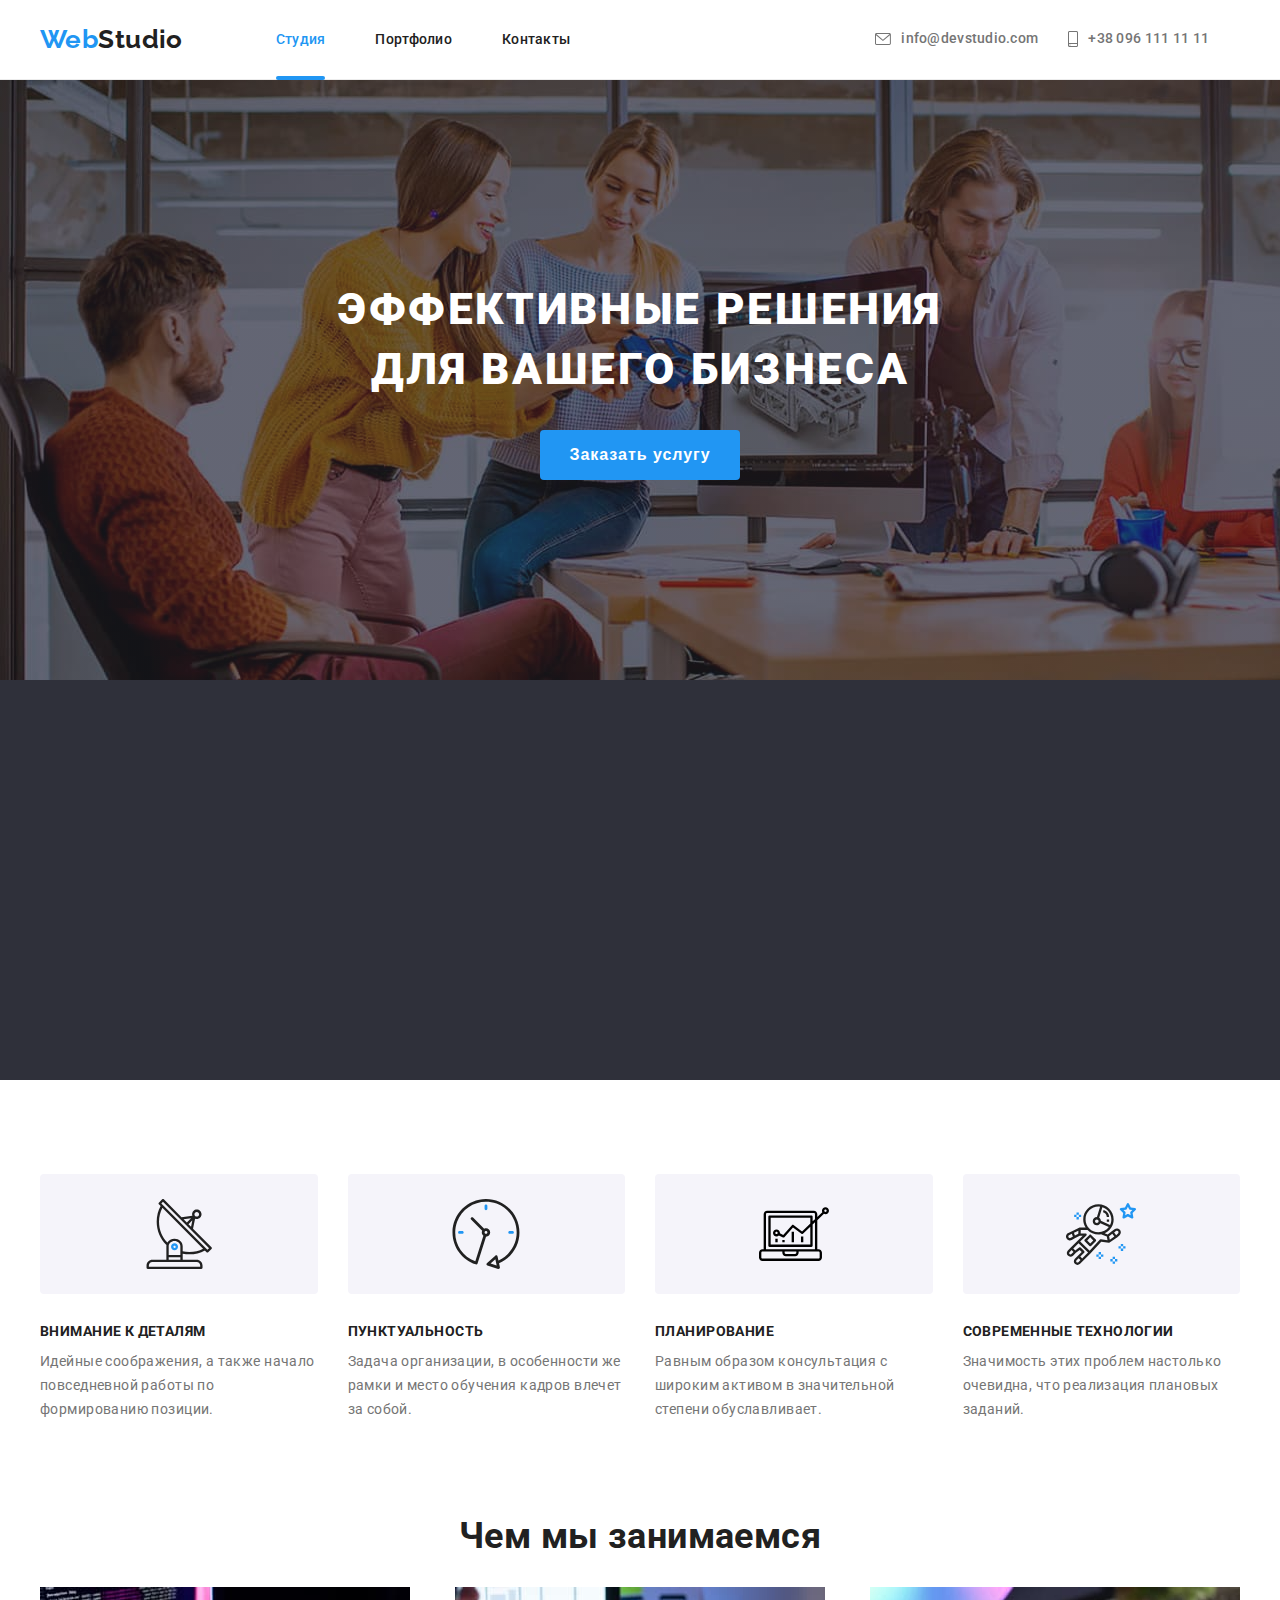
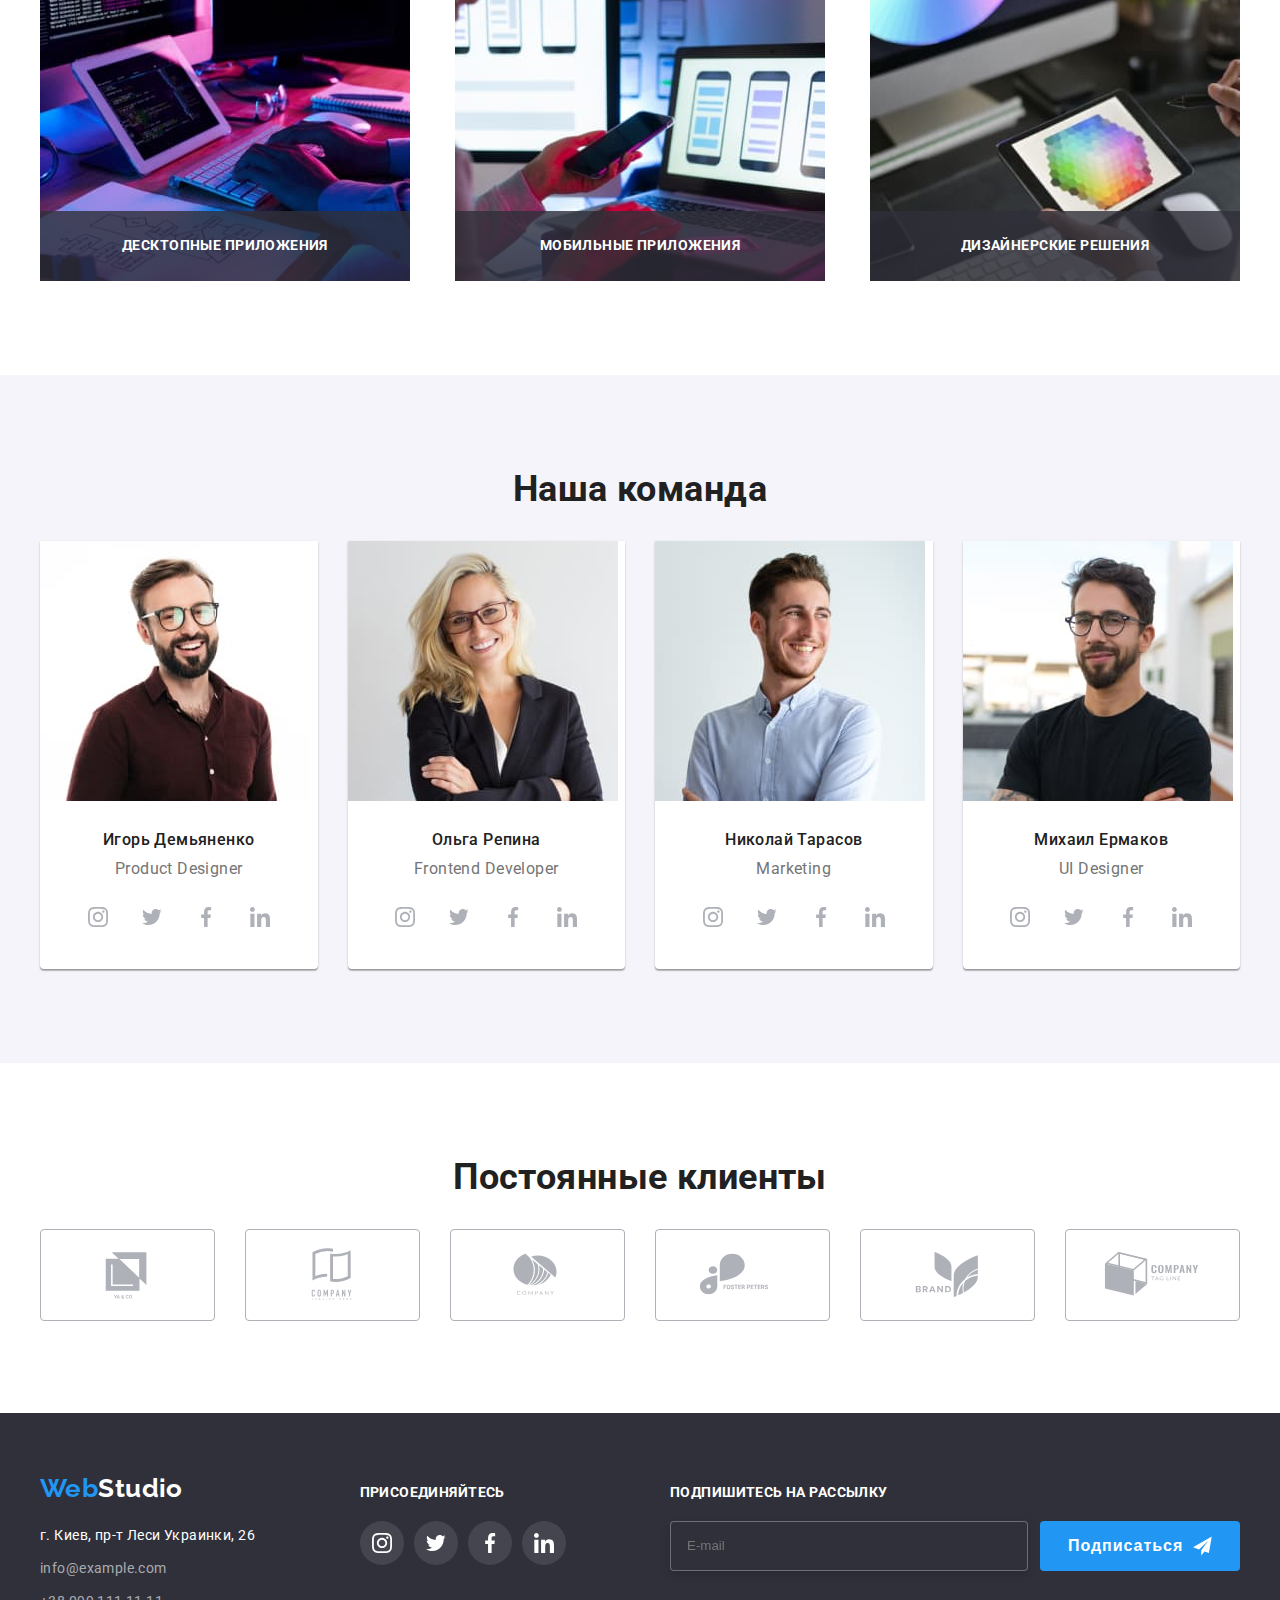
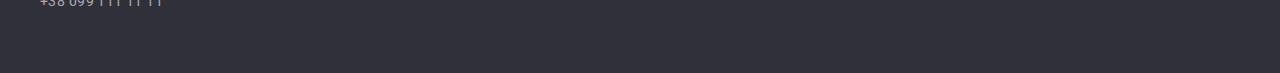
<file: index.html>
<!DOCTYPE html>
<html lang="ru">
  <head>
    <meta charset="UTF-8" />
    <meta http-equiv="X-UA-Compatible" content="IE=edge" />
    <meta name="viewport" content="width=device-width, initial-scale=1.0" />
    <title>Студия</title>
    <link rel="preconnect" href="https://fonts.googleapis.com" />
    <link rel="preconnect" href="https://fonts.gstatic.com" crossorigin />
    <link
      href="https://fonts.googleapis.com/css2?family=Raleway:wght@700&family=Roboto:wght@400;500;700;900&display=swap"
      rel="stylesheet"
    />
    <link
      rel="stylesheet"
      href="https://cdnjs.cloudflare.com/ajax/libs/modern-normalize/1.1.0/modern-normalize.min.css"
      integrity="sha512-wpPYUAdjBVSE4KJnH1VR1HeZfpl1ub8YT/NKx4PuQ5NmX2tKuGu6U/JRp5y+Y8XG2tV+wKQpNHVUX03MfMFn9Q=="
      crossorigin="anonymous"
      referrerpolicy="no-referrer"
    />
    <link rel="stylesheet" href="./css/main.min.css" />
  </head>
  <body class="hidden" data-menu-scroll>
    <!-- шапка сайта -->

    <header class="header">
      <div class="container header-container">
        <a href="index.html" class="logo-header logo"
          >Web<span class="logo__header">Studio</span></a
        >
        <button
          type="button"
          class="menu__button"
          aria-expanded="false"
          data-menu-button
        >
          <svg
            width="40"
            height="40"
            aria-label="Переключатель мобильного меню"
          >
            <use
              class="icon-close"
              href="./images/symbol-defs.svg#icon-close1"
            ></use>
            <use
              class="icon-menu"
              href="./images/symbol-defs.svg#icon-menu1"
            ></use>
          </svg>
        </button>
        <div class="menu flex" data-menu>
          <nav class="site-nav">
            <ul class="nav">
              <li class="nav__item">
                <a href="index.html" class="nav__link current">Студия</a>
              </li>
              <li class="nav__item">
                <a href="portfolio.html" class="nav__link">Портфолио</a>
              </li>
              <li class="nav__item">
                <a href="#" class="nav__link">Контакты</a>
              </li>
            </ul>
          </nav>

          <div class="contacts-menu">
            <ul class="auth">
              <li class="auth__item">
                <a
                  href="mailto:info@devstudio.com"
                  class="auth__link auth__link--mail"
                >
                  <svg class="auth__icon" width="16" height="12">
                    <use href="./images/symbol-defs.svg#icon-mail"></use>
                  </svg>
                  info@devstudio.com</a
                >
              </li>
              <li class="auth__item">
                <a
                  href="tel:+380961111111"
                  class="auth__link auth__link--phone"
                >
                  <svg class="auth__icon" width="10" height="16">
                    <use href="./images/symbol-defs.svg#icon-phone"></use>
                  </svg>
                  +38 096 111 11 11</a
                >
              </li>
            </ul>
            <ul class="menu-social">
              <li class="menu-social__item">
                <a href="#" class="menu-social__link">Instagram</a>
              </li>
              <li class="menu-social__item">
                <a href="#" class="menu-social__link">Twitter</a>
              </li>
              <li class="menu-social__item">
                <a href="#" class="menu-social__link">Facebook</a>
              </li>
              <li class="menu-social__item">
                <a href="#" class="menu-social__link">Linkedin</a>
              </li>
            </ul>
          </div>
        </div>
      </div>
    </header>

    <main>
      <!-- герой -->
      <section class="hero">
        <div class="container">
          <h1 class="hero__title">Эффективные решения для вашего бизнеса</h1>
          <button data-modal-open type="button" class="button__hero button">
            Заказать услугу
          </button>
        </div>
      </section>

      <!-- Секция особенности -->

      <section class="section recital">
        <div class="container">
          <h2 class="visually-hidden">Особенности</h2>
          <ul class="peculiarities">
            <li class="peculiarities__item">
              <div class="peculiarities__wrapper">
                <svg width="70" height="70">
                  <use href="./images/symbol-defs.svg#icon-antena"></use>
                </svg>
              </div>
              <h3 class="peculiarities__title">Внимание к деталям</h3>
              <p class="peculiarities__text">
                Идейные соображения, а также начало повседневной работы по
                формированию позиции.
              </p>
            </li>
            <li class="peculiarities__item">
              <div class="peculiarities__wrapper">
                <svg width="70" height="70">
                  <use href="./images/symbol-defs.svg#icon-clok"></use>
                </svg>
              </div>
              <h3 class="peculiarities__title">Пунктуальность</h3>
              <p class="peculiarities__text">
                Задача организации, в особенности же рамки и место обучения
                кадров влечет за собой.
              </p>
            </li>

            <li class="peculiarities__item">
              <div class="peculiarities__wrapper">
                <svg width="70" height="70">
                  <use href="./images/symbol-defs.svg#icon-diagram"></use>
                </svg>
              </div>
              <h3 class="peculiarities__title">Планирование</h3>
              <p class="peculiarities__text">
                Равным образом консультация с широким активом в значительной
                степени обуславливает.
              </p>
            </li>
            <li class="peculiarities__item">
              <div class="peculiarities__wrapper">
                <svg width="70" height="70">
                  <use href="./images/symbol-defs.svg#icon-astro"></use>
                </svg>
              </div>
              <h3 class="peculiarities__title">Современные технологии</h3>
              <p class="peculiarities__text">
                Значимость этих проблем настолько очевидна, что реализация
                плановых заданий.
              </p>
            </li>
          </ul>
        </div>
      </section>
      <section class="section about-hidden">
        <div class="container">
          <h2 class="section-title">Чем мы занимаемся</h2>
          <ul class="examples">
            <li>
              <div class="examples__wrapper">
                <picture class="examples__img">
                  <source
                    srcset="./images/dev/d1.jpg 1x, ./images/dev/d1@2x.jpg 2x"
                    media="(min-width: 1200px)"
                    type="image/jpeg"
                  />
                  <img src="./images/dev/d1.jpg" alt="кодер кодит" />
                </picture>
                <p class="examples__title">Десктопные приложения</p>
              </div>
            </li>

            <li>
              <div class="examples__wrapper">
                <picture class="examples__img">
                  <source
                    srcset="./images/dev/d2.jpg 1x, ./images/dev/d2@2x.jpg 2x"
                    media="(min-width: 1200px)"
                    type="image/jpeg"
                  />
                  <img src="./images/dev/d2.jpg" alt="дизайн интерфейса" />
                </picture>

                <p class="examples__title">Мобильные приложения</p>
              </div>
            </li>

            <li>
              <div class="examples__wrapper">
                <picture class="examples__img">
                  <source
                    srcset="./images/dev/d3.jpg 1x, ./images/dev/d3@2x.jpg 2x"
                    media="(min-width: 1200px)"
                    type="image/jpeg"
                  />
                  <img src="./images/dev/d3.jpg" alt="выбор цвета" />
                </picture>
                <p class="examples__title">Дизайнерские решения</p>
              </div>
            </li>
          </ul>
        </div>
      </section>
      <section class="section section-team">
        <div class="container">
          <h2 class="section-title">Наша команда</h2>
          <ul class="crew">
            <li class="crew__item">
              <!-- <img src="./images/t1.jpg" width="270" alt="фото игорь" /> -->
              <picture class="crew__photo">
                <source
                  srcset="
                    ./images/team/desc-t1.jpg    1x,
                    ./images/team/desc-t1@2x.jpg 2x
                  "
                  media="(min-width: 1200px)"
                  type="image/jpeg"
                />
                <source
                  srcset="
                    ./images/team/tablet-t1.jpg    1x,
                    ./images/team/tablet-t1@2x.jpg 2x
                  "
                  media="(min-width: 768px) and (max-width: 1199px)"
                  type="image/jpeg"
                />
                <source
                  srcset="
                    ./images/team/mobile-t1.jpg    1x,
                    ./images/team/mobile-t1@2x.jpg 2x
                  "
                  media="(max-width: 767px)"
                  type="image/jpeg"
                />
                <img src="./images/mobile-t1.jpg" alt="Игорь Демьяненко" />
              </picture>
              <h3 class="crew__title">Игорь Демьяненко</h3>
              <p class="crew__position">Product Designer</p>
              <div class="socials">
                <a href="#" class="socials__item">
                  <svg class="socials__icon" width="20" height="20">
                    <use href="./images/symbol-defs.svg#icon-insta"></use>
                  </svg>
                </a>
                <a href="#" class="socials__item">
                  <svg class="socials__icon" width="20" height="20">
                    <use href="./images/symbol-defs.svg#icon-twit"></use>
                  </svg>
                </a>
                <a href="#" class="socials__item">
                  <svg class="socials__icon" width="20" height="20">
                    <use href="./images/symbol-defs.svg#icon-face"></use>
                  </svg>
                </a>
                <a href="#" class="socials__item">
                  <svg class="socials__icon" width="20" height="20">
                    <use href="./images/symbol-defs.svg#icon-link"></use>
                  </svg>
                </a>
              </div>
            </li>
            <li class="crew__item">
              <!-- <img
                class="example-photo"
                src="./images/t2.jpg"
                width="270"
                alt="фото ольга"
              /> -->
              <picture class="crew__photo">
                <source
                  srcset="
                    ./images/team/desc-t2.jpg    1x,
                    ./images/team/desc-t2@2x.jpg 2x
                  "
                  media="(min-width: 1200px)"
                  type="image/jpeg"
                />
                <source
                  srcset="
                    ./images/team/tablet-t2.jpg    1x,
                    ./images/team/tablet-t2@2x.jpg 2x
                  "
                  media="(min-width: 768px) and (max-width: 1199px)"
                  type="image/jpeg"
                />
                <source
                  srcset="
                    ./images/team/mobile-t2.jpg    1x,
                    ./images/team/mobile-t2@2x.jpg 2x
                  "
                  media="(max-width: 767px)"
                  type="image/jpeg"
                />
                <img src="./images/mobile-t2.jpg" alt="Ольга Репина" />
              </picture>
              <h3 class="crew__title">Ольга Репина</h3>
              <p class="crew__position">Frontend Developer</p>
              <div class="socials">
                <a href="#" class="socials__item">
                  <svg class="socials__icon" width="20" height="20">
                    <use href="./images/symbol-defs.svg#icon-insta"></use>
                  </svg>
                </a>
                <a href="#" class="socials__item">
                  <svg class="socials__icon" width="20" height="20">
                    <use href="./images/symbol-defs.svg#icon-twit"></use>
                  </svg>
                </a>
                <a href="#" class="socials__item">
                  <svg class="socials__icon" width="20" height="20">
                    <use href="./images/symbol-defs.svg#icon-face"></use>
                  </svg>
                </a>
                <a href="#" class="socials__item">
                  <svg class="socials__icon" width="20" height="20">
                    <use href="./images/symbol-defs.svg#icon-link"></use>
                  </svg>
                </a>
              </div>
            </li>
            <li class="crew__item">
              <!-- <img
                class="example-photo"
                src="./images/t3.jpg"
                width="270"
                alt="фото николай"
              /> -->
              <picture class="crew__photo">
                <source
                  srcset="
                    ./images/team/desc-t3.jpg    1x,
                    ./images/team/desc-t3@2x.jpg 2x
                  "
                  media="(min-width: 1200px)"
                  type="image/jpeg"
                />
                <source
                  srcset="
                    ./images/team/tablet-t3.jpg    1x,
                    ./images/team/tablet-t3@2x.jpg 2x
                  "
                  media="(min-width: 768px) and (max-width: 1199px)"
                  type="image/jpeg"
                />
                <source
                  srcset="
                    ./images/team/mobile-t3.jpg    1x,
                    ./images/team/mobile-t3@2x.jpg 2x
                  "
                  media="(max-width: 767px)"
                  type="image/jpeg"
                />
                <img src="./images/mobile-t3.jpg" alt="Николай Тарасов" />
              </picture>
              <h3 class="crew__title">Николай Тарасов</h3>
              <p class="crew__position">Marketing</p>
              <div class="socials">
                <a href="#" class="socials__item">
                  <svg class="socials__icon" width="20" height="20">
                    <use href="./images/symbol-defs.svg#icon-insta"></use>
                  </svg>
                </a>
                <a href="#" class="socials__item">
                  <svg class="socials__icon" width="20" height="20">
                    <use href="./images/symbol-defs.svg#icon-twit"></use>
                  </svg>
                </a>
                <a href="#" class="socials__item">
                  <svg class="socials__icon" width="20" height="20">
                    <use href="./images/symbol-defs.svg#icon-face"></use>
                  </svg>
                </a>
                <a href="#" class="socials__item">
                  <svg class="socials__icon" width="20" height="20">
                    <use href="./images/symbol-defs.svg#icon-link"></use>
                  </svg>
                </a>
              </div>
            </li>
            <li class="crew__item">
              <!-- <img
                class="example-photo"
                src="./images/t4.jpg"
                width="270"
                alt="фото михаил"
              /> -->
              <picture class="crew__photo">
                <source
                  srcset="
                    ./images/team/desc-t4.jpg    1x,
                    ./images/team/desc-t4@2x.jpg 2x
                  "
                  media="(min-width: 1200px)"
                  type="image/jpeg"
                />
                <source
                  srcset="
                    ./images/team/tablet-t4.jpg    1x,
                    ./images/team/tablet-t4@2x.jpg 2x
                  "
                  media="(min-width: 768px) and (max-width: 1199px)"
                  type="image/jpeg"
                />
                <source
                  srcset="
                    ./images/team/mobile-t4.jpg    1x,
                    ./images/team/mobile-t4@2x.jpg 2x
                  "
                  media="(max-width: 767px)"
                  type="image/jpeg"
                />
                <img src="./images/team/mobile-t4.jpg" alt="Михаил Ермаков" />
              </picture>
              <h3 class="crew__title">Михаил Ермаков</h3>
              <p class="crew__position">UI Designer</p>
              <div class="socials">
                <a href="#" class="socials__item">
                  <svg class="socials__icon" width="20" height="20">
                    <use href="./images/symbol-defs.svg#icon-insta"></use>
                  </svg>
                </a>
                <a href="#" class="socials__item">
                  <svg class="socials__icon" width="20" height="20">
                    <use href="./images/symbol-defs.svg#icon-twit"></use>
                  </svg>
                </a>
                <a href="#" class="socials__item">
                  <svg class="socials__icon" width="20" height="20">
                    <use href="./images/symbol-defs.svg#icon-face"></use>
                  </svg>
                </a>
                <a href="#" class="socials__item">
                  <svg class="socials__icon" width="20" height="20">
                    <use href="./images/symbol-defs.svg#icon-link"></use>
                  </svg>
                </a>
              </div>
            </li>
          </ul>
        </div>
      </section>
      <section class="section">
        <div class="container">
          <h2 class="section-title">Постоянные клиенты</h2>
          <ul class="loyals">
            <li class="loyals__item">
              <a class="loyals__link" href="#">
                <svg class="loyals__icon" width="106" height="60">
                  <use href="./images/symbol-defs.svg#icon-yako"></use>
                </svg>
              </a>
            </li>
            <li class="loyals__item">
              <a class="loyals__link" href=""
                ><svg class="loyals__icon" width="106" height="60">
                  <use href="./images/symbol-defs.svg#icon-win"></use>
                </svg>
              </a>
            </li>
            <li class="loyals__item">
              <a class="loyals__link" href=""
                ><svg class="loyals__icon" width="106" height="60">
                  <use href="./images/symbol-defs.svg#icon-company"></use>
                </svg>
              </a>
            </li>
            <li class="loyals__item">
              <a class="loyals__link" href=""
                ><svg class="loyals__icon" width="106" height="60">
                  <use href="./images/symbol-defs.svg#icon-foster"></use>
                </svg>
              </a>
            </li>
            <li class="loyals__item">
              <a class="loyals__link" href=""
                ><svg class="loyals__icon" width="106" height="60">
                  <use href="./images/symbol-defs.svg#icon-brand"></use>
                </svg>
              </a>
            </li>
            <li class="loyals__item">
              <a class="loyals__link" href=""
                ><svg class="loyals__icon" width="106" height="60">
                  <use href="./images/symbol-defs.svg#icon-box"></use>
                </svg>
              </a>
            </li>
          </ul>
        </div>
      </section>
    </main>
    <footer class="underground">
      <div class="container main-footer">
        <div class="main-adress">
          <a href="#" class="logo"
            >Web<span class="logo__footer">Studio</span></a
          >
          <address>
            <ul class="info">
              <li class="info__item">
                <a
                  href="https://goo.gl/maps/kv4M4T3cow1a3KDr5"
                  class="info__geo"
                  >г. Киев, пр-т Леси Украинки, 26</a
                >
              </li>
              <li class="info__item">
                <a href="mailto:info@example.com" class="info__contact"
                  >info@example.com</a
                >
              </li>
              <li class="info__item">
                <a href="tel:+380991111111" class="info__contact"
                  >+38 099 111 11 11</a
                >
              </li>
            </ul>
          </address>
        </div>
        <div class="social">
          <h2 class="footer-title">присоединяйтесь</h2>
          <div class="socials">
            <a href="#" class="socials__item socials__item--grey">
              <svg class="socials__icon" width="20" height="20">
                <use href="./images/symbol-defs.svg#icon-insta"></use>
              </svg>
            </a>
            <a href="#" class="socials__item socials__item--grey">
              <svg class="socials__icon" width="20" height="20">
                <use href="./images/symbol-defs.svg#icon-twit"></use>
              </svg>
            </a>
            <a href="#" class="socials__item socials__item--grey">
              <svg class="socials__icon" width="20" height="20">
                <use href="./images/symbol-defs.svg#icon-face"></use>
              </svg>
            </a>
            <a href="#" class="socials__item socials__item--grey">
              <svg class="socials__icon" width="20" height="20">
                <use href="./images/symbol-defs.svg#icon-link"></use>
              </svg>
            </a>
          </div>
        </div>
        <div class="mailing-footer">
          <p class="footer-title">Подпишитесь на рассылку</p>
          <form class="mailbox">
            <label class="mailbox__label">
              <input
                class="mailbox__footer"
                type="email"
                name="email"
                placeholder="E-mail"
              />
            </label>
            <button class="button button__footer" type="submit">
              Подписаться<svg class="plane-icon" width="24" height="24">
                <use href="./images/symbol-defs.svg#icon-plane"></use>
              </svg>
            </button>
          </form>
        </div>
      </div>
    </footer>

    <div class="backdrop is-hidden" data-modal>
      <div class="modal">
        <button class="modal__close" type="button" data-modal-close>
          <svg class="modal__icon" width="18" height="18">
            <use href="./images/symbol-defs.svg#icon-close"></use>
          </svg>
        </button>
        <p class="form-title">Оставьте свои данные, мы вам перезвоним</p>
        <form class="form">
          <label class="form__label" for="name">Имя</label>
          <span class="form__wrapper">
            <input class="form__input" type="text" id="name" autofocus />
            <svg class="form__icon" width="18" height="18">
              <use href="./images/symbol-defs.svg#icon-dude"></use>
            </svg>
          </span>
          <label class="form__label" for="phone">Телефон</label>
          <span class="form__wrapper"
            ><input class="form__input" type="tel" id="phone" />
            <svg class="form__icon" width="18" height="18">
              <use href="./images/symbol-defs.svg#icon-telephone"></use>
            </svg>
          </span>
          <label class="form__label" for="email">Почта</label>
          <span class="form__wrapper"
            ><input class="form__input" type="email" id="email" />
            <svg class="form__icon" width="18" height="18">
              <use href="./images/symbol-defs.svg#icon-konvert"></use>
            </svg>
          </span>
          <label for="comment" class="form__label"
            >Комментарий
            <textarea
              class="form__input comment__area"
              placeholder="Введите текст"
              name="comment"
              id="comment"
            ></textarea>
          </label>
          <div class="check">
            <label class="check__policy"
              >Соглашаюсь с рассылкой и принимаю
              <a href="#" class="check__link">Условия договора</a>
              <input
                type="checkbox"
                name="policy"
                class="check__form visually-hidden" />
              <span class="check__icon"></span
            ></label>
          </div>
          <button type="submit" class="button button__modal">Отправить</button>
        </form>
      </div>
    </div>
    <script src="./js/modal.js"></script>
    <script src="./js/mobile-menu.js"></script>
  </body>
</html>
</file>
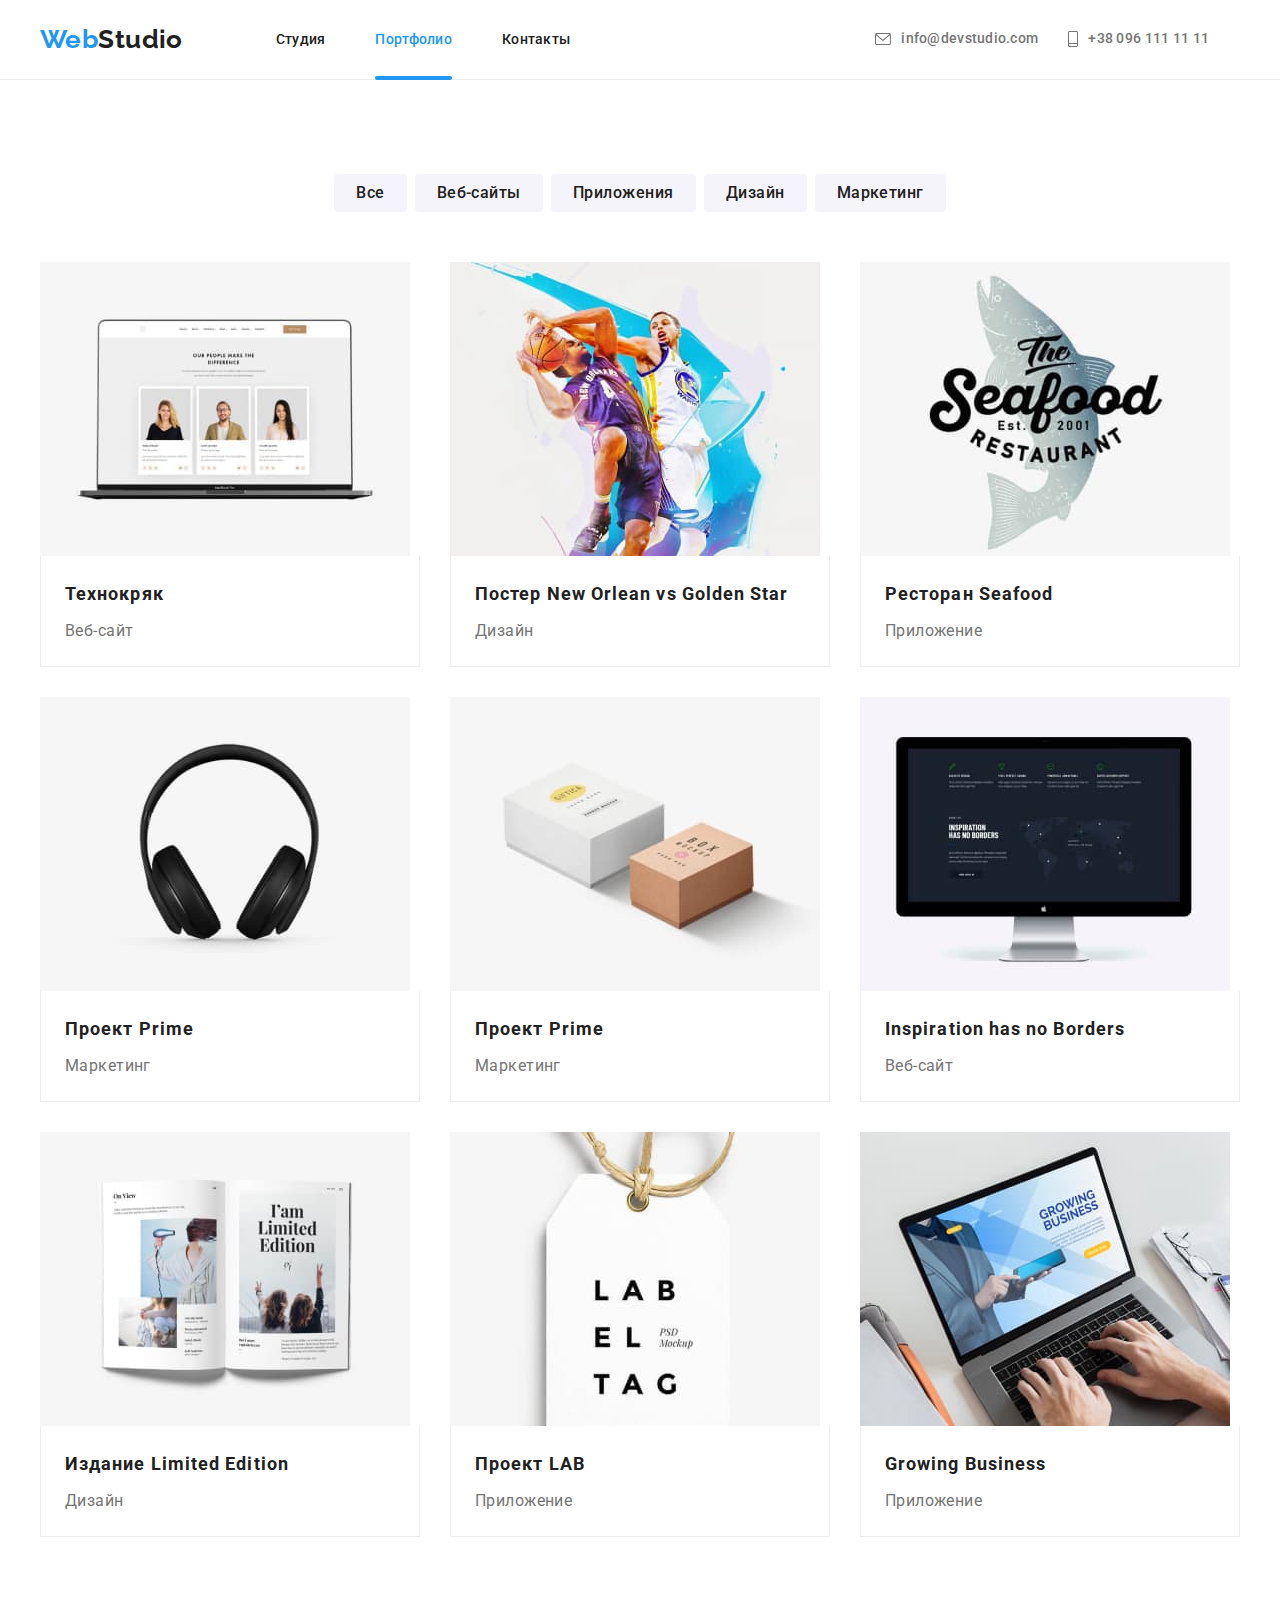
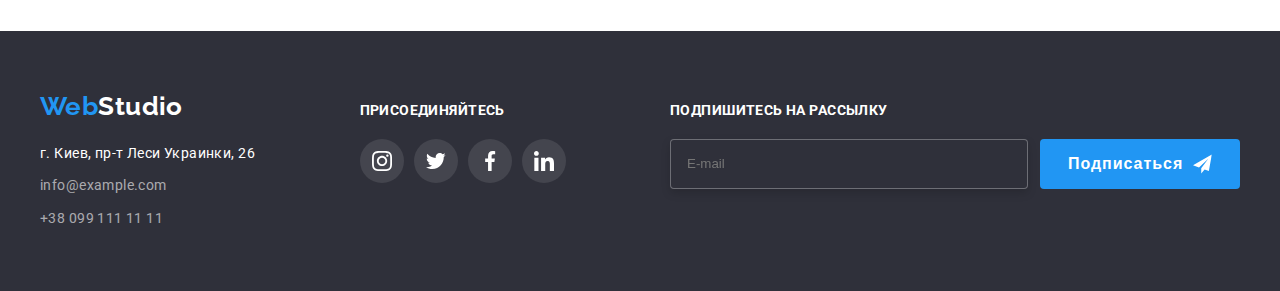
<file: portfolio.html>
<!DOCTYPE html>
<html lang="ru">
  <head>
    <meta charset="UTF-8" />
    <meta http-equiv="X-UA-Compatible" content="IE=edge" />
    <meta name="viewport" content="width=device-width, initial-scale=1.0" />
    <title>Студия</title>
    <link rel="preconnect" href="https://fonts.googleapis.com" />
    <link rel="preconnect" href="https://fonts.gstatic.com" crossorigin />
    <link
      href="https://fonts.googleapis.com/css2?family=Raleway:wght@700&family=Roboto:wght@400;500;700;900&display=swap"
      rel="stylesheet"
    />
    <link
      rel="stylesheet"
      href="https://cdnjs.cloudflare.com/ajax/libs/modern-normalize/1.1.0/modern-normalize.min.css"
      integrity="sha512-wpPYUAdjBVSE4KJnH1VR1HeZfpl1ub8YT/NKx4PuQ5NmX2tKuGu6U/JRp5y+Y8XG2tV+wKQpNHVUX03MfMFn9Q=="
      crossorigin="anonymous"
      referrerpolicy="no-referrer"
    />
    <link rel="stylesheet" href="./css/main.min.css" />
  </head>
  <body class="hidden" data-menu-scroll>
    <!-- шапка сайта -->

    <header class="header">
      <div class="container header-container">
        <a href="index.html" class="logo-header logo"
          >Web<span class="logo__header">Studio</span></a
        >
        <button
          type="button"
          class="menu__button"
          aria-expanded="false"
          data-menu-button
        >
          <svg
            width="40"
            height="40"
            aria-label="Переключатель мобильного меню"
          >
            <use
              class="icon-close"
              href="./images/symbol-defs.svg#icon-close1"
            ></use>
            <use
              class="icon-menu"
              href="./images/symbol-defs.svg#icon-menu1"
            ></use>
          </svg>
        </button>
        <div class="menu flex" data-menu>
          <nav class="site-nav">
            <ul class="nav">
              <li class="nav__item">
                <a href="index.html" class="nav__link">Студия</a>
              </li>
              <li class="nav__item">
                <a href="portfolio.html" class="nav__link current">Портфолио</a>
              </li>
              <li class="nav__item">
                <a href="#" class="nav__link">Контакты</a>
              </li>
            </ul>
          </nav>

          <div class="contacts-menu">
            <ul class="auth">
              <li class="auth__item">
                <a
                  href="mailto:info@devstudio.com"
                  class="auth__link auth__link--mail"
                >
                  <svg class="auth__icon" width="16" height="12">
                    <use href="./images/symbol-defs.svg#icon-mail"></use>
                  </svg>
                  info@devstudio.com</a
                >
              </li>
              <li class="auth__item">
                <a
                  href="tel:+380961111111"
                  class="auth__link auth__link--phone"
                >
                  <svg class="auth__icon" width="10" height="16">
                    <use href="./images/symbol-defs.svg#icon-phone"></use>
                  </svg>
                  +38 096 111 11 11</a
                >
              </li>
            </ul>
            <ul class="menu-social">
              <li class="menu-social__item">
                <a href="#" class="menu-social__link">Instagram</a>
              </li>
              <li class="menu-social__item">
                <a href="#" class="menu-social__link">Twitter</a>
              </li>
              <li class="menu-social__item">
                <a href="#" class="menu-social__link">Facebook</a>
              </li>
              <li class="menu-social__item">
                <a href="#" class="menu-social__link">Linkedin</a>
              </li>
            </ul>
          </div>
        </div>
      </div>
    </header>

    <main>
      <!-- первая секция -->
      <section class="section">
        <div class="container">
          <h1 hidden>Кнопки фильтра портфолио</h1>
          <ul class="markers">
            <li class="markers__item">
              <button type="button" class="markers__title">Все</button>
            </li>
            <li class="markers__item">
              <button type="button" class="markers__title">Веб-сайты</button>
            </li>
            <li class="markers__item">
              <button type="button" class="markers__title">Приложения</button>
            </li>
            <li class="markers__item">
              <button type="button" class="markers__title">Дизайн</button>
            </li>
            <li class="markers__item">
              <button type="button" class="markers__title">Маркетинг</button>
            </li>
          </ul>

          <ul class="cards">
            <li class="cards__item">
              <a href="#" class="cards__link">
                <div class="cards__wrapper">
                  <div class="cards__thumb">
                    <picture class="cards__pic">
                      <source
                        srcset="
                          ./images/portfolio/d-e1.jpg    1x,
                          ./images/portfolio/d-e1@2x.jpg 2x
                        "
                        media="(min-width: 1200px)"
                        type="image/jpeg"
                      />
                      <source
                        srcset="
                          ./images/portfolio/t-e1.jpg    1x,
                          ./images/portfolio/t-e1@2x.jpg 2x
                        "
                        media="(min-width: 768px) and (max-width: 1199px)"
                        type="image/jpeg"
                      />
                      <source
                        srcset="
                          ./images/portfolio/m-e1.jpg    1x,
                          ./images/portfolio/m-e1@2x.jpg 2x
                        "
                        media="(max-width: 767px)"
                        type="image/jpeg"
                      />
                      <img src="./images/portfolio/m-e1.jpg " alt="laptop" />
                    </picture>
                    <p class="cards__overlay">
                      Ресурс предлагает комплексные предложения с разным уровнем
                      функционала и сервисов. Все это позволит посетителю
                      получить исчерпывающие сведения о компании или частном
                      лице.
                    </p>
                  </div>
                  <div class="cards__box">
                    <h2 class="cards__title">Технокряк</h2>
                    <p class="cards__description tablet-crutch">Веб-сайт</p>
                  </div>
                </div></a
              >
            </li>
            <li class="cards__item">
              <a href="#" class="cards__link">
                <div class="cards__wrapper">
                  <div class="cards__thumb">
                    <picture class="cards__pic">
                      <source
                        srcset="
                          ./images/portfolio/d-e2.jpg    1x,
                          ./images/portfolio/d-e2@2x.jpg 2x
                        "
                        media="(min-width: 1200px)"
                        type="image/jpeg"
                      />
                      <source
                        srcset="
                          ./images/portfolio/t-e2.jpg    1x,
                          ./images/portfolio/t-e2@2x.jpg 2x
                        "
                        media="(min-width: 768px) and (max-width: 1199px)"
                        type="image/jpeg"
                      />
                      <source
                        srcset="
                          ./images/portfolio/m-e2.jpg    1x,
                          ./images/portfolio/m-e2@2x.jpg 2x
                        "
                        media="(max-width: 767px)"
                        type="image/jpeg"
                      />
                      <img
                        src="./images/portfolio/m-e2.jpg "
                        alt="basketball"
                      />
                    </picture>
                    <p class="cards__overlay">
                      Ресурс предлагает комплексные предложения с разным уровнем
                      функционала и сервисов. Все это позволит посетителю
                      получить исчерпывающие сведения о компании или частном
                      лице.
                    </p>
                  </div>
                  <div class="cards__box">
                    <h2 class="cards__title">
                      Постер New Orlean vs Golden Star
                    </h2>
                    <p class="cards__description">Дизайн</p>
                  </div>
                </div></a
              >
            </li>
            <li class="cards__item">
              <a href="#" class="cards__link">
                <div class="cards__wrapper">
                  <div class="cards__thumb">
                    <picture class="cards__pic">
                      <source
                        srcset="
                          ./images/portfolio/d-e3.jpg    1x,
                          ./images/portfolio/d-e3@2x.jpg 2x
                        "
                        media="(min-width: 1200px)"
                        type="image/jpeg"
                      />
                      <source
                        srcset="
                          ./images/portfolio/t-e3.jpg    1x,
                          ./images/portfolio/t-e3@2x.jpg 2x
                        "
                        media="(min-width: 768px) and (max-width: 1199px)"
                        type="image/jpeg"
                      />
                      <source
                        srcset="
                          ./images/portfolio/m-e3.jpg    1x,
                          ./images/portfolio/m-e3@2x.jpg 2x
                        "
                        media="(max-width: 767px)"
                        type="image/jpeg"
                      />
                      <img src="./images/portfolio/m-e3.jpg " alt="fish" />
                    </picture>
                    <p class="cards__overlay">
                      Ресурс предлагает комплексные предложения с разным уровнем
                      функционала и сервисов. Все это позволит посетителю
                      получить исчерпывающие сведения о компании или частном
                      лице.
                    </p>
                  </div>
                  <div class="cards__box">
                    <h2 class="cards__title">Ресторан Seafood</h2>
                    <p class="cards__description">Приложение</p>
                  </div>
                </div>
              </a>
            </li>
            <li class="cards__item">
              <a href="#" class="cards__link">
                <div class="cards__wrapper">
                  <div class="cards__thumb">
                    <picture class="cards__pic">
                      <source
                        srcset="
                          ./images/portfolio/d-e4.jpg    1x,
                          ./images/portfolio/d-e4@2x.jpg 2x
                        "
                        media="(min-width: 1200px)"
                        type="image/jpeg"
                      />
                      <source
                        srcset="
                          ./images/portfolio/t-e4.jpg    1x,
                          ./images/portfolio/t-e4@2x.jpg 2x
                        "
                        media="(min-width: 768px) and (max-width: 1199px)"
                        type="image/jpeg"
                      />
                      <source
                        srcset="
                          ./images/portfolio/m-e4.jpg    1x,
                          ./images/portfolio/m-e4@2x.jpg 2x
                        "
                        media="(max-width: 767px)"
                        type="image/jpeg"
                      />
                      <img
                        src="./images/portfolio/m-e4.jpg "
                        alt="headphones"
                      />
                    </picture>
                    <p class="cards__overlay">
                      Ресурс предлагает комплексные предложения с разным уровнем
                      функционала и сервисов. Все это позволит посетителю
                      получить исчерпывающие сведения о компании или частном
                      лице.
                    </p>
                  </div>
                  <div class="cards__box">
                    <h2 class="cards__title">Проект Prime</h2>
                    <p class="cards__description">Маркетинг</p>
                  </div>
                </div></a
              >
            </li>
            <li class="cards__item">
              <a href="#" class="cards__link">
                <div class="cards__wrapper">
                  <div class="cards__thumb">
                    <picture class="cards__pic">
                      <source
                        srcset="
                          ./images/portfolio/d-e5.jpg    1x,
                          ./images/portfolio/d-e5@2x.jpg 2x
                        "
                        media="(min-width: 1200px)"
                        type="image/jpeg"
                      />
                      <source
                        srcset="
                          ./images/portfolio/t-e5.jpg    1x,
                          ./images/portfolio/t-e5@2x.jpg 2x
                        "
                        media="(min-width: 768px) and (max-width: 1199px)"
                        type="image/jpeg"
                      />
                      <source
                        srcset="
                          ./images/portfolio/m-e5.jpg    1x,
                          ./images/portfolio/m-e5@2x.jpg 2x
                        "
                        media="(max-width: 767px)"
                        type="image/jpeg"
                      />
                      <img src="./images/portfolio/m-e5.jpg " alt="boxes" />
                    </picture>
                    <p class="cards__overlay">
                      Ресурс предлагает комплексные предложения с разным уровнем
                      функционала и сервисов. Все это позволит посетителю
                      получить исчерпывающие сведения о компании или частном
                      лице.
                    </p>
                  </div>
                  <div class="cards__box">
                    <h2 class="cards__title">Проект Prime</h2>
                    <p class="cards__description">Маркетинг</p>
                  </div>
                </div></a
              >
            </li>
            <li class="cards__item">
              <a href="#" class="cards__link">
                <div class="cards__wrapper">
                  <div class="cards__thumb">
                    <picture class="cards__pic">
                      <source
                        srcset="
                          ./images/portfolio/d-e6.jpg    1x,
                          ./images/portfolio/d-e6@2x.jpg 2x
                        "
                        media="(min-width: 1200px)"
                        type="image/jpeg"
                      />
                      <source
                        srcset="
                          ./images/portfolio/t-e6.jpg    1x,
                          ./images/portfolio/t-e6@2x.jpg 2x
                        "
                        media="(min-width: 768px) and (max-width: 1199px)"
                        type="image/jpeg"
                      />
                      <source
                        srcset="
                          ./images/portfolio/m-e6.jpg    1x,
                          ./images/portfolio/m-e6@2x.jpg 2x
                        "
                        media="(max-width: 767px)"
                        type="image/jpeg"
                      />
                      <img src="./images/portfolio/m-e6.jpg " alt="tv" />
                    </picture>
                    <p class="cards__overlay">
                      Ресурс предлагает комплексные предложения с разным уровнем
                      функционала и сервисов. Все это позволит посетителю
                      получить исчерпывающие сведения о компании или частном
                      лице.
                    </p>
                  </div>
                  <div class="cards__box">
                    <h2 class="cards__title">Inspiration has no Borders</h2>
                    <p class="cards__description">Веб-сайт</p>
                  </div>
                </div></a
              >
            </li>
            <li class="cards__item">
              <a href="#" class="cards__link">
                <div class="cards__wrapper">
                  <div class="cards__thumb">
                    <picture class="cards__pic">
                      <source
                        srcset="
                          ./images/portfolio/d-e7.jpg    1x,
                          ./images/portfolio/d-e7@2x.jpg 2x
                        "
                        media="(min-width: 1200px)"
                        type="image/jpeg"
                      />
                      <source
                        srcset="
                          ./images/portfolio/t-e7.jpg    1x,
                          ./images/portfolio/t-e7@2x.jpg 2x
                        "
                        media="(min-width: 768px) and (max-width: 1199px)"
                        type="image/jpeg"
                      />
                      <source
                        srcset="
                          ./images/portfolio/m-e7.jpg    1x,
                          ./images/portfolio/m-e7@2x.jpg 2x
                        "
                        media="(max-width: 767px)"
                        type="image/jpeg"
                      />
                      <img src="./images/portfolio/m-e7.jpg " alt="book" />
                    </picture>
                    <p class="cards__overlay">
                      Ресурс предлагает комплексные предложения с разным уровнем
                      функционала и сервисов. Все это позволит посетителю
                      получить исчерпывающие сведения о компании или частном
                      лице.
                    </p>
                  </div>
                  <div class="cards__box">
                    <h2 class="cards__title">Издание Limited Edition</h2>
                    <p class="cards__description">Дизайн</p>
                  </div>
                </div></a
              >
            </li>
            <li class="cards__item">
              <a href="#" class="cards__link">
                <div class="cards__wrapper">
                  <div class="cards__thumb">
                    <picture class="cards__pic">
                      <source
                        srcset="
                          ./images/portfolio/d-e8.jpg    1x,
                          ./images/portfolio/d-e8@2x.jpg 2x
                        "
                        media="(min-width: 1200px)"
                        type="image/jpeg"
                      />
                      <source
                        srcset="
                          ./images/portfolio/t-e8.jpg    1x,
                          ./images/portfolio/t-e8@2x.jpg 2x
                        "
                        media="(min-width: 768px) and (max-width: 1199px)"
                        type="image/jpeg"
                      />
                      <source
                        srcset="
                          ./images/portfolio/m-e8.jpg    1x,
                          ./images/portfolio/m-e8@2x.jpg 2x
                        "
                        media="(max-width: 767px)"
                        type="image/jpeg"
                      />
                      <img src="./images/portfolio/m-e8.jpg " alt="labels" />
                    </picture>
                    <p class="cards__overlay">
                      Ресурс предлагает комплексные предложения с разным уровнем
                      функционала и сервисов. Все это позволит посетителю
                      получить исчерпывающие сведения о компании или частном
                      лице.
                    </p>
                  </div>
                  <div class="cards__box">
                    <h2 class="cards__title">Проект LAB</h2>
                    <p class="cards__description">Приложение</p>
                  </div>
                </div></a
              >
            </li>
            <li class="cards__item">
              <a href="#" class="cards__link">
                <div class="cards__wrapper">
                  <div class="cards__thumb">
                    <picture class="cards__pic">
                      <source
                        srcset="
                          ./images/portfolio/d-e9.jpg    1x,
                          ./images/portfolio/d-e9@2x.jpg 2x
                        "
                        media="(min-width: 1200px)"
                        type="image/jpeg"
                      />
                      <source
                        srcset="
                          ./images/portfolio/t-e9.jpg    1x,
                          ./images/portfolio/t-e9@2x.jpg 2x
                        "
                        media="(min-width: 768px) and (max-width: 1199px)"
                        type="image/jpeg"
                      />
                      <source
                        srcset="
                          ./images/portfolio/m-e9.jpg    1x,
                          ./images/portfolio/m-e9@2x.jpg 2x
                        "
                        media="(max-width: 767px)"
                        type="image/jpeg"
                      />
                      <img src="./images/portfolio/m-e9.jpg " alt="mac" />
                    </picture>
                    <p class="cards__overlay">
                      Ресурс предлагает комплексные предложения с разным уровнем
                      функционала и сервисов. Все это позволит посетителю
                      получить исчерпывающие сведения о компании или частном
                      лице.
                    </p>
                  </div>
                  <div class="cards__box">
                    <h2 class="cards__title">Growing Business</h2>
                    <p class="cards__description">Приложение</p>
                  </div>
                </div></a
              >
            </li>
          </ul>
        </div>
      </section>
    </main>
    <footer class="underground">
      <div class="container main-footer">
        <div class="main-adress">
          <a href="#" class="logo"
            >Web<span class="logo__footer">Studio</span></a
          >
          <address>
            <ul class="info">
              <li class="info__item">
                <a
                  href="https://goo.gl/maps/kv4M4T3cow1a3KDr5"
                  class="info__geo"
                  >г. Киев, пр-т Леси Украинки, 26</a
                >
              </li>
              <li class="info__item">
                <a href="mailto:info@example.com" class="info__contact"
                  >info@example.com</a
                >
              </li>
              <li class="info__item">
                <a href="tel:+380991111111" class="info__contact"
                  >+38 099 111 11 11</a
                >
              </li>
            </ul>
          </address>
        </div>
        <div class="social">
          <h2 class="footer-title">присоединяйтесь</h2>
          <div class="socials">
            <a href="#" class="socials__item socials__item--grey">
              <svg class="socials__icon" width="20" height="20">
                <use href="./images/symbol-defs.svg#icon-insta"></use>
              </svg>
            </a>
            <a href="#" class="socials__item socials__item--grey">
              <svg class="socials__icon" width="20" height="20">
                <use href="./images/symbol-defs.svg#icon-twit"></use>
              </svg>
            </a>
            <a href="#" class="socials__item socials__item--grey">
              <svg class="socials__icon" width="20" height="20">
                <use href="./images/symbol-defs.svg#icon-face"></use>
              </svg>
            </a>
            <a href="#" class="socials__item socials__item--grey">
              <svg class="socials__icon" width="20" height="20">
                <use href="./images/symbol-defs.svg#icon-link"></use>
              </svg>
            </a>
          </div>
        </div>
        <div class="mailing-footer">
          <p class="footer-title">Подпишитесь на рассылку</p>
          <form class="mailbox">
            <label class="mailbox__label">
              <input
                class="mailbox__footer"
                type="email"
                name="email"
                placeholder="E-mail"
              />
            </label>
            <button class="button button__footer" type="submit">
              Подписаться<svg class="plane-icon" width="24" height="24">
                <use href="./images/symbol-defs.svg#icon-plane"></use>
              </svg>
            </button>
          </form>
        </div>
      </div>
    </footer>
    <script src="./js/mobile-menu.js"></script>
  </body>
</html>
</file>
<file: css/main.min.css>
h1,h2,h3,h4,p,ul{margin:0;padding:0}img{display:block;max-width:100%;height:auto}ul{list-style:none;font-style:normal}a{text-decoration:none}.visually-hidden{position:absolute;width:1px;height:1px;margin:-1px;padding:0;overflow:hidden;border:0;clip:rect(0 0 0 0)}.examples{list-style:none;-webkit-box-pack:justify;-ms-flex-pack:justify;justify-content:space-between;padding-left:0;-webkit-box-align:center;-ms-flex-align:center;align-items:center;padding-left:0}@media screen and (min-width: 1200px){.examples{display:-webkit-box;display:-ms-flexbox;display:flex}}.examples__wrapper{position:relative}.examples__title{position:absolute;bottom:0;width:100%;height:70px;background-color:rgba(47,48,58,.8);display:-webkit-box;display:-ms-flexbox;display:flex;-webkit-box-pack:center;-ms-flex-pack:center;justify-content:center;-webkit-box-align:center;-ms-flex-align:center;align-items:center;color:#fff;font-weight:700;line-height:1.14;text-transform:uppercase}@media screen and (max-width: 1199px){.about-hidden{display:none}}.button{color:#fff;background-color:#2196f3;font-weight:700;font-size:16px;line-height:1.87;letter-spacing:.06em;cursor:pointer;border-radius:4px;border:none;width:200px;height:50px}.button__hero{-webkit-transition:background-color 250ms cubic-bezier(0.4, 0, 0.2, 1);transition:background-color 250ms cubic-bezier(0.4, 0, 0.2, 1)}.button__hero:hover,.button__hero:focus{background-color:#188ce8}.button__footer{display:-webkit-inline-box;display:-ms-inline-flexbox;display:inline-flex;-webkit-box-align:center;-ms-flex-align:center;align-items:center;padding-left:28px;padding-right:28px;-webkit-transition:background-color 250ms cubic-bezier(0.4, 0, 0.2, 1);transition:background-color 250ms cubic-bezier(0.4, 0, 0.2, 1)}.button__footer:hover,.button__footer:focus{background-color:#188ce8}.button__modal{display:block;margin:0 auto;margin-top:30px;-webkit-transition:background-color 250ms cubic-bezier(0.4, 0, 0.2, 1);transition:background-color 250ms cubic-bezier(0.4, 0, 0.2, 1)}.button__modal:hover,.button__modal:focus{background-color:#188ce8}.loyals{display:-webkit-box;display:-ms-flexbox;display:flex;-ms-flex-wrap:wrap;flex-wrap:wrap;-webkit-box-pack:justify;-ms-flex-pack:justify;justify-content:space-between}.loyals__item{display:-webkit-box;display:-ms-flexbox;display:flex;height:90px;width:calc((100% - 30px)/2)}@media screen and (min-width: 768px){.loyals__item{width:calc((100% - 60px)/3)}}@media screen and (min-width: 1200px){.loyals__item{width:calc((100% - 150px)/6)}}@media screen and (max-width: 1199px){.loyals__item{margin-top:30px}}.loyals__link{width:100%;height:100%;border-radius:4px;border:1px solid #afb1b8;display:-webkit-box;display:-ms-flexbox;display:flex;-webkit-box-align:center;-ms-flex-align:center;align-items:center;-webkit-box-pack:center;-ms-flex-pack:center;justify-content:center;-webkit-transition:color 250ms cubic-bezier(0.4, 0, 0.2, 1);transition:color 250ms cubic-bezier(0.4, 0, 0.2, 1);color:#afb1b8}.loyals__link:hover,.loyals__link:focus{color:#2196f3;border:1px solid #2196f3}.loyals__icon{fill:currentColor}.underground{padding:60px 0;background-color:#2f303a}.main-footer{display:-webkit-box;display:-ms-flexbox;display:flex;-webkit-box-orient:vertical;-webkit-box-direction:normal;-ms-flex-direction:column;flex-direction:column}@media screen and (min-width: 768px){.main-footer{-webkit-box-orient:horizontal;-webkit-box-direction:normal;-ms-flex-direction:row;flex-direction:row;-ms-flex-wrap:wrap;flex-wrap:wrap;-webkit-box-align:baseline;-ms-flex-align:baseline;align-items:baseline}}@media screen and (min-width: 1200px){.main-footer{-webkit-box-orient:horizontal;-webkit-box-direction:normal;-ms-flex-direction:row;flex-direction:row;-ms-flex-wrap:nowrap;flex-wrap:nowrap;-webkit-box-pack:justify;-ms-flex-pack:justify;justify-content:space-between;-webkit-box-align:baseline;-ms-flex-align:baseline;align-items:baseline;width:1200px}}.main-adress{display:-webkit-box;display:-ms-flexbox;display:flex;-webkit-box-orient:vertical;-webkit-box-direction:normal;-ms-flex-direction:column;flex-direction:column;-webkit-box-align:center;-ms-flex-align:center;align-items:center;-webkit-box-pack:center;-ms-flex-pack:center;justify-content:center;margin-bottom:60px}@media screen and (min-width: 768px)and (max-width: 1199px){.main-adress{width:50%}}@media screen and (min-width: 1200px){.main-adress{-webkit-box-align:start;-ms-flex-align:start;align-items:flex-start;margin-bottom:unset}}.info{line-height:1.71;margin-top:20px;display:-webkit-box;display:-ms-flexbox;display:flex;-webkit-box-orient:vertical;-webkit-box-direction:normal;-ms-flex-direction:column;flex-direction:column;-webkit-box-align:center;-ms-flex-align:center;align-items:center}@media screen and (min-width: 1200px){.info{-webkit-box-align:start;-ms-flex-align:start;align-items:flex-start}}.info__item:not(:first-child){margin-top:9px}.info__geo{color:#fff;font-style:normal;-webkit-transition:color 250ms cubic-bezier(0.4, 0, 0.2, 1);transition:color 250ms cubic-bezier(0.4, 0, 0.2, 1)}.info__geo:hover,.info__geo:focus{color:#2196f3}.info__contact{color:rgba(255,255,255,.6);font-style:normal;-webkit-transition:color 250ms cubic-bezier(0.4, 0, 0.2, 1);transition:color 250ms cubic-bezier(0.4, 0, 0.2, 1)}.info__contact:hover,.info__contact:focus{color:#2196f3}.footer-title{font-weight:700;font-size:14px;line-height:1.14;text-transform:uppercase;color:#fff;margin-bottom:20px}.social{display:-webkit-box;display:-ms-flexbox;display:flex;-webkit-box-orient:vertical;-webkit-box-direction:normal;-ms-flex-direction:column;flex-direction:column;-webkit-box-align:center;-ms-flex-align:center;align-items:center;margin-bottom:60px}@media screen and (min-width: 768px)and (max-width: 1199px){.social{width:50%}}@media screen and (min-width: 1200px){.social{width:unset;-webkit-box-align:start;-ms-flex-align:start;align-items:flex-start}}@media screen and (min-width: 1200px){.social{margin-bottom:0}}.mailing-footer{display:-webkit-box;display:-ms-flexbox;display:flex;-webkit-box-orient:vertical;-webkit-box-direction:normal;-ms-flex-direction:column;flex-direction:column;-webkit-box-align:center;-ms-flex-align:center;align-items:center;width:100%}@media screen and (min-width: 1200px){.mailing-footer{width:unset;-webkit-box-align:start;-ms-flex-align:start;align-items:flex-start}}.mailbox{display:-webkit-box;display:-ms-flexbox;display:flex;-webkit-box-orient:vertical;-webkit-box-direction:normal;-ms-flex-direction:column;flex-direction:column;-webkit-box-align:center;-ms-flex-align:center;align-items:center;width:100%}@media screen and (min-width: 1200px){.mailbox{-webkit-box-orient:horizontal;-webkit-box-direction:normal;-ms-flex-direction:row;flex-direction:row}}@media screen and (max-width: 768px){.mailbox__label{width:100%}}.mailbox__footer{width:100%;padding-left:16px;height:50px;border:1px solid rgba(255,255,255,.3);-webkit-box-sizing:border-box;box-sizing:border-box;-webkit-filter:drop-shadow(0px 4px 4px rgba(0, 0, 0, 0.15));filter:drop-shadow(0px 4px 4px rgba(0, 0, 0, 0.15));border-radius:4px;background-color:#2f303a;margin-bottom:20px;color:rgba(255,255,255,.6)}@media screen and (min-width: 1200px){.mailbox__footer{margin-bottom:0}}@media screen and (min-width: 768px){.mailbox__footer{width:450px;margin-left:auto;margin-right:auto}}.mailbox__footer:focus{outline:none;border:1px solid #2196f3}@media screen and (min-width: 1200px){.mailbox__footer{width:358px;margin-right:12px}}.plane-icon{margin-left:10px}.form-title{display:block;text-align:center;font-weight:700;font-size:20px;line-height:1.15;text-align:center;margin-bottom:12px;color:#212121}.form__label{font-size:12px;line-height:1.16;letter-spacing:.01em;color:#757575;margin-bottom:4px;display:block}.form__wrapper{position:relative;display:-webkit-box;display:-ms-flexbox;display:flex;margin-bottom:10px}.form__input{display:block;width:100%;height:40px;padding:12px 11px;outline:none;border:1px solid rgba(33,33,33,.2);border-radius:4px;padding-left:42px}.form__input:focus{border-color:#2196f3}.form__input:focus+.form__icon{fill:#2196f3}.form__icon{position:absolute;top:50%;-webkit-transform:translateY(-50%);transform:translateY(-50%);left:15px}.comment__area{resize:none;height:120px;margin-top:4px;padding:12px 16px}.comment__area::-webkit-input-placeholder{font-size:12px;line-height:1.16;letter-spacing:.01em;color:rgba(117,117,117,.5)}.comment__area::-moz-placeholder{font-size:12px;line-height:1.16;letter-spacing:.01em;color:rgba(117,117,117,.5)}.comment__area:-ms-input-placeholder{font-size:12px;line-height:1.16;letter-spacing:.01em;color:rgba(117,117,117,.5)}.comment__area::-ms-input-placeholder{font-size:12px;line-height:1.16;letter-spacing:.01em;color:rgba(117,117,117,.5)}.comment__area::placeholder{font-size:12px;line-height:1.16;letter-spacing:.01em;color:rgba(117,117,117,.5)}.check{margin-top:20px;position:relative;display:-webkit-box;display:-ms-flexbox;display:flex;-webkit-box-pack:center;-ms-flex-pack:center;justify-content:center;-webkit-box-align:center;-ms-flex-align:center;align-items:center}.check__policy{margin-left:20px;font-size:12px}@media screen and (min-width: 1200px){.check__policy{font-size:14px;margin-left:37px}}.check__icon{width:16px;height:15px;top:0;left:0;display:block;position:absolute;background-image:url(../images/border.svg);-webkit-transition:background-image 250ms cubic-bezier(0.4, 0, 0.2, 1);transition:background-image 250ms cubic-bezier(0.4, 0, 0.2, 1)}@media screen and (min-width: 1200px){.check__icon{left:15px}}.check__link{color:#2196f3}.check__form:checked+.check__icon{background-image:url(../images/checked.svg)}body{background-color:#fff;color:#757575;font-family:Roboto,sans-serif;letter-spacing:.03em;font-size:14px;margin:0}.hidden.is-open{overflow:hidden}.container{padding-left:15px;padding-right:15px}@media(min-width: 480px){.container{width:480px;margin-left:auto;margin-right:auto}}@media(min-width: 768px){.container{width:760px}}@media(min-width: 1200px){.container{width:1200px}}.section{padding-top:60px;padding-bottom:60px;margin:0 auto}@media screen and (min-width: 1200px){.section{padding-bottom:94px;padding-top:94px}}.section-title{color:#212121;font-weight:700;font-size:36px;line-height:1.16;text-align:center;margin-bottom:30px}.header-container{display:-webkit-box;display:-ms-flexbox;display:flex;-webkit-box-align:center;-ms-flex-align:center;align-items:center}@media screen and (min-width: 768px)and (max-width: 1199px){.header-container{-webkit-box-pack:justify;-ms-flex-pack:justify;justify-content:space-between}}.header{border-bottom:1px solid #ececec}.menu{display:-webkit-box;display:-ms-flexbox;display:flex;height:100%}@media screen and (max-width: 767px){.menu{display:none;position:absolute;z-index:800;top:0;left:0;padding:48px 40px;width:100%;background-color:#fff}.menu.is-open{display:block;display:-webkit-box;display:-ms-flexbox;display:flex;-webkit-box-orient:vertical;-webkit-box-direction:normal;-ms-flex-direction:column;flex-direction:column;-webkit-box-pack:justify;-ms-flex-pack:justify;justify-content:space-between;position:fixed}}@media screen and (min-width: 768px){.menu{display:-webkit-box;display:-ms-flexbox;display:flex;padding:0}}@media screen and (min-width: 768px){.menu{margin-left:88px}}@media screen and (min-width: 1200px){.menu{margin-left:93px}}@media(max-width: 767px){.menu{overflow:scroll}}.nav__link{font-weight:500;font-size:40px;line-height:1.17;letter-spacing:.02em;-webkit-transition:color 250ms cubic-bezier(0.4, 0, 0.2, 1);transition:color 250ms cubic-bezier(0.4, 0, 0.2, 1);color:#212121}.nav__link.current{color:#2196f3}@media screen and (min-width: 768px){.nav__link{font-size:14px;line-height:1.14;padding:32px 0}}@media screen and (min-width: 768px){.nav{display:-webkit-box;display:-ms-flexbox;display:flex}}@media screen and (min-width: 768px)and (max-width: 1199px){.nav__item:not(:last-child){margin-right:50px}}@media screen and (min-width: 1200px){.nav__item:not(:last-child){margin-right:50px}}@media screen and (max-width: 767px){.nav__item:not(:first-child){margin-top:32px}}@media screen and (max-width: 767px){.auth__item:nth-child(1){margin-top:32px}}.menu__button{background-color:rgba(0,0,0,0);display:-webkit-inline-box;display:-ms-inline-flexbox;display:inline-flex;padding:0;z-index:900;border:none}.menu__button:hover,.menu__button:focus{fill:#2196f3}@media screen and (min-width: 768px){.menu__button{display:none}}.icon-close{display:none}.is-open .icon-close{display:block}.is-open .icon-menu{display:none}@media screen and (max-width: 767px){.logo-header{padding-top:16px;padding-bottom:16px;margin-right:auto}}@media screen and (min-width: 768px){.logo-header{padding-top:26px;padding-bottom:26px}}@media screen and (min-width: 1200px){.logo-header{padding-top:24px;padding-bottom:24px}}.site-nav{display:-webkit-box;display:-ms-flexbox;display:flex}@media screen and (min-width: 768px)and (max-width: 1199px){.site-nav{padding:15px}}.auth{display:-webkit-box;display:-ms-flexbox;display:flex}@media screen and (min-width: 768px){.auth{margin:0}}@media screen and (max-width: 767px){.auth{-webkit-box-orient:vertical;-webkit-box-direction:reverse;-ms-flex-direction:column-reverse;flex-direction:column-reverse}}@media screen and (min-width: 768px)and (max-width: 1199px){.auth{display:block;margin-left:84px}}@media screen and (min-width: 1200px){.auth{-webkit-box-align:center;-ms-flex-align:center;align-items:center;margin-left:305px}}.auth__link--phone{display:-webkit-box;display:-ms-flexbox;display:flex;font-size:34px;color:#2196f3}.auth__link{display:block;-webkit-box-align:center;-ms-flex-align:center;align-items:center;color:#757575;text-decoration:none;font-weight:500;line-height:1.14;letter-spacing:.02em;-webkit-transition:250ms cubic-bezier(0.4, 0, 0.2, 1);transition:250ms cubic-bezier(0.4, 0, 0.2, 1)}.auth__link:hover,.auth__link:focus{color:#2196f3}.auth__link--phone{display:-webkit-box;display:-ms-flexbox;display:flex;font-size:34px;color:#2196f3;font-weight:500}.auth__link--mail{color:#757575;display:-webkit-box;display:-ms-flexbox;display:flex;font-size:24px;font-weight:500}@media screen and (min-width: 768px){.auth__link{font-size:12px;color:#757575}}@media screen and (min-width: 1200px){.auth__link{font-size:14px;color:#757575}}.auth__icon{fill:currentColor;margin-right:10px}@media screen and (max-width: 767px){.auth__icon{display:none}}.menu-social{display:-webkit-box;display:-ms-flexbox;display:flex;-ms-flex-wrap:wrap;flex-wrap:wrap;margin-top:64px}.menu-social__item:not(:last-child){padding-right:10px;margin-right:10px;border-right:1px solid rgba(33,33,33,.2)}.menu-social__link{color:#2196f3;font-weight:500;font-size:18px;line-height:22px;letter-spacing:.02em}@media screen and (min-width: 767px){.menu-social{display:none}}@media screen and (min-width: 768px)and (max-width: 1199px){.auth__item:not(:last-child){margin-bottom:10px}}@media screen and (min-width: 1200px){.auth__item:not(:last-child){margin-right:30px}}@media screen and (min-width: 768px){.current{position:relative;color:#2196f3}.current::after{content:"";position:absolute;bottom:-1px;left:0;width:100%;height:4px;background-color:#2196f3;border-radius:2px}}.hero{margin-left:auto;margin-right:auto;padding-top:118px;padding-bottom:118px;max-width:480px;height:421px;background-image:-webkit-gradient(linear, left top, left bottom, from(rgba(47, 48, 58, 0.4)), to(rgba(47, 48, 58, 0.4))),url(../images/background-img-480.jpg);background-image:linear-gradient(rgba(47, 48, 58, 0.4), rgba(47, 48, 58, 0.4)),url(../images/background-img-480.jpg);background-repeat:no-repeat;background-size:480px 421px;background-color:#2f303a;text-align:center}@media(min-device-pixel-ratio: 2),(-webkit-min-device-pixel-ratio: 2),(min-resolution: 192dpi),(min-resolution: 2dppx){.hero{background-image:-webkit-gradient(linear, left top, left bottom, from(rgba(47, 48, 58, 0.4)), to(rgba(47, 48, 58, 0.4))),url(../images/background-img-480@2x.jpg);background-image:linear-gradient(rgba(47, 48, 58, 0.4), rgba(47, 48, 58, 0.4)),url(../images/background-img-480@2x.jpg)}}@media screen and (min-width: 768px){.hero{max-width:768px;height:400px;background-image:-webkit-gradient(linear, left top, left bottom, from(rgba(47, 48, 58, 0.4)), to(rgba(47, 48, 58, 0.4))),url(../images/background-img-768.jpg);background-image:linear-gradient(rgba(47, 48, 58, 0.4), rgba(47, 48, 58, 0.4)),url(../images/background-img-768.jpg);background-size:768px 400px}}@media screen and (min-width: 768px)and (min-device-pixel-ratio: 2),screen and (min-width: 768px)and (-webkit-min-device-pixel-ratio: 2),screen and (min-width: 768px)and (min-resolution: 192dpi),screen and (min-width: 768px)and (min-resolution: 2dppx){.hero{background-image:-webkit-gradient(linear, left top, left bottom, from(rgba(47, 48, 58, 0.4)), to(rgba(47, 48, 58, 0.4))),url(../images/background-img-768@2x.jpg);background-image:linear-gradient(rgba(47, 48, 58, 0.4), rgba(47, 48, 58, 0.4)),url(../images/background-img-768@2x.jpg)}}@media screen and (min-width: 1200px){.hero{max-width:1600px;height:600px;padding-bottom:200px;padding-top:200px;background-size:1600px 600px;background-image:-webkit-gradient(linear, left top, left bottom, from(rgba(47, 48, 58, 0.4)), to(rgba(47, 48, 58, 0.4))),url(../images/background-img-1200.jpg);background-image:linear-gradient(rgba(47, 48, 58, 0.4), rgba(47, 48, 58, 0.4)),url(../images/background-img-1200.jpg)}}@media screen and (min-width: 1200px)and (min-device-pixel-ratio: 2),screen and (min-width: 1200px)and (-webkit-min-device-pixel-ratio: 2),screen and (min-width: 1200px)and (min-resolution: 192dpi),screen and (min-width: 1200px)and (min-resolution: 2dppx){.hero{background-image:-webkit-gradient(linear, left top, left bottom, from(rgba(47, 48, 58, 0.4)), to(rgba(47, 48, 58, 0.4))),url(../images/background-img-1200@2x.jpg);background-image:linear-gradient(rgba(47, 48, 58, 0.4), rgba(47, 48, 58, 0.4)),url(../images/background-img-1200@2x.jpg)}}.hero__title{color:#fff;font-weight:900;font-size:26px;line-height:1.61;letter-spacing:.06em;text-transform:uppercase;max-width:360px;margin-bottom:30px;margin-left:auto;margin-right:auto;text-align:center}@media screen and (min-width: 1200px){.hero__title{font-size:44px;line-height:1.36;max-width:696px}}.logo{color:#2196f3;text-decoration:none;font-family:"Raleway";font-size:24px;line-height:1.16;font-weight:700}@media screen and (min-width: 1200px){.logo{font-size:26px;line-height:1.19}}.logo__header{color:#212121}.logo__footer{color:#fff}.markers{display:-webkit-box;display:-ms-flexbox;display:flex;-ms-flex-wrap:wrap;flex-wrap:wrap;padding-left:0;margin-bottom:50px}@media screen and (min-width: 768px){.markers{-webkit-box-pack:center;-ms-flex-pack:center;justify-content:center}}.markers__item:nth-child(-n+3){margin-bottom:15px}@media screen and (min-width: 768px){.markers__item:nth-child(-n+3){margin-bottom:0}}.markers__title{color:#212121;background-color:#f5f4fa;font-family:"Roboto";font-style:normal;font-weight:500;font-size:16px;line-height:1.62;text-align:center;cursor:pointer;border-radius:4px;padding-top:6px;padding-bottom:6px;padding-left:22px;padding-right:22px;letter-spacing:.03em;border:none;-webkit-transition:color 250ms cubic-bezier(0.4, 0, 0.2, 1),background-color 250ms cubic-bezier(0.4, 0, 0.2, 1);transition:color 250ms cubic-bezier(0.4, 0, 0.2, 1),background-color 250ms cubic-bezier(0.4, 0, 0.2, 1)}.markers__title:hover,.markers__title:focus{background-color:#2196f3;color:#fff}.markers__item:not(:last-child){margin-right:8px}.recital{padding-bottom:0}@media screen and (max-width: 1199px){.recital{padding-bottom:60px}}.peculiarities{display:-webkit-box;display:-ms-flexbox;display:flex;-webkit-box-pack:center;-ms-flex-pack:center;justify-content:center;-ms-flex-wrap:wrap;flex-wrap:wrap}.peculiarities__wrapper{width:100%;height:120px;background-color:#f5f4fa;border-radius:4px;margin-bottom:30px;display:-webkit-box;display:-ms-flexbox;display:flex;-webkit-box-pack:center;-ms-flex-pack:center;justify-content:center;-webkit-box-align:center;-ms-flex-align:center;align-items:center}.peculiarities__item:not(:last-child){margin-bottom:30px}@media screen and (min-width: 768px){.peculiarities__item{-ms-flex-preferred-size:calc((100% - 30px)/2);flex-basis:calc((100% - 30px)/2);text-align:left;margin-bottom:30px}.peculiarities__item:nth-child(odd){margin-right:30px}.peculiarities__item:nth-child(n+3){margin-bottom:0}}@media screen and (min-width: 1200px){.peculiarities__item{-ms-flex-wrap:nowrap;flex-wrap:nowrap;-ms-flex-preferred-size:calc((100% - 90px)/4);flex-basis:calc((100% - 90px)/4)}}@media screen and (min-width: 1200px){.peculiarities .peculiarities__item{margin-bottom:0}.peculiarities__item:not(:last-child){margin-right:30px}}.peculiarities__title{text-align:center;color:#212121;font-weight:700;line-height:1.14;text-transform:uppercase;font-size:inherit;margin-bottom:10px;margin-top:0}@media screen and (min-width: 768px){.peculiarities__title{text-align:left}}.peculiarities__text{line-height:1.71;margin-top:0}.peculiarities{list-style:none}.section-team{background-color:#f5f4fa;margin-left:auto;margin-right:auto}.crew{list-style:none;padding-left:0}@media screen and (min-width: 768px){.crew{display:-webkit-box;display:-ms-flexbox;display:flex;-ms-flex-wrap:wrap;flex-wrap:wrap;-webkit-box-pack:justify;-ms-flex-pack:justify;justify-content:space-between}}@media screen and (min-width: 1200px){.crew{-ms-flex-wrap:nowrap;flex-wrap:nowrap}}.crew__item{background-color:#fff;border-radius:0px 0px 4px 4px;-webkit-box-shadow:0px 1px 3px rgba(0,0,0,.12),0px 1px 1px rgba(0,0,0,.14),0px 2px 1px rgba(0,0,0,.2);box-shadow:0px 1px 3px rgba(0,0,0,.12),0px 1px 1px rgba(0,0,0,.14),0px 2px 1px rgba(0,0,0,.2);padding-bottom:30px}.crew__item:not(:last-child){margin-bottom:30px}@media screen and (min-width: 768px){.crew__item{width:calc((100% - 30px)/2)}.crew__item:not(:last-child){margin-bottom:0px}.crew__item:nth-child(-n+2){margin-bottom:30px}}@media screen and (min-width: 1200px){.crew__item:not(:last-child){margin-bottom:0px;-webkit-box-pack:justify;-ms-flex-pack:justify;justify-content:space-between;margin-right:30px}}.crew__title{color:#212121;font-weight:500;font-size:16px;line-height:1.18;text-align:center;margin-top:30px;margin-bottom:10px}.crew__position{font-size:16px;line-height:1.18;text-align:center;margin-bottom:16px}.cards{margin-left:-30px;margin-top:-30px;background-color:#fff;list-style:none}@media screen and (min-width: 768px){.cards{display:-webkit-box;display:-ms-flexbox;display:flex;-ms-flex-wrap:wrap;flex-wrap:wrap}}.cards__item{width:calc(100% - 30px);margin:30px 0 0 30px}@media screen and (min-width: 767px)and (max-width: 1199px){.cards__item{-ms-flex-preferred-size:calc((100% - 60px)/2);flex-basis:calc((100% - 60px)/2);margin-left:30px;margin-top:30px}}@media screen and (min-width: 1200px){.cards__item{-ms-flex-preferred-size:calc((100% - 90px)/3);flex-basis:calc((100% - 90px)/3);margin-left:30px;margin-top:30px}}.cards__link{text-decoration:none;-webkit-transition:-webkit-box-shadow 250ms cubic-bezier(0.4, 0, 0.2, 1);transition:-webkit-box-shadow 250ms cubic-bezier(0.4, 0, 0.2, 1);transition:box-shadow 250ms cubic-bezier(0.4, 0, 0.2, 1);transition:box-shadow 250ms cubic-bezier(0.4, 0, 0.2, 1), -webkit-box-shadow 250ms cubic-bezier(0.4, 0, 0.2, 1)}.cards__link:hover,.cards__link:focus{display:block;-webkit-box-shadow:0px 1px 1px rgba(0,0,0,.12),0px 4px 4px rgba(0,0,0,.06),1px 4px 6px rgba(0,0,0,.16);box-shadow:0px 1px 1px rgba(0,0,0,.12),0px 4px 4px rgba(0,0,0,.06),1px 4px 6px rgba(0,0,0,.16)}.cards__link:hover .cards__overlay,.cards__link:focus .cards_overlay{-webkit-transform:translateY(0);transform:translateY(0)}.cards__thumb{position:relative;overflow:hidden}.cards__overlay{position:absolute;top:0;left:0;width:100%;height:100%;background-color:rgba(33,150,243,.9);-webkit-transform:translatey(100%);transform:translatey(100%);-webkit-transition:-webkit-transform 250ms cubic-bezier(0.4, 0, 0.2, 1);transition:-webkit-transform 250ms cubic-bezier(0.4, 0, 0.2, 1);transition:transform 250ms cubic-bezier(0.4, 0, 0.2, 1);transition:transform 250ms cubic-bezier(0.4, 0, 0.2, 1), -webkit-transform 250ms cubic-bezier(0.4, 0, 0.2, 1);padding:63px 24px;font-size:18px;line-height:1.55;color:#fff}.cards__box{padding:20px 24px;border-left:1px solid #eee;border-right:1px solid #eee;border-bottom:1px solid #eee}.cards__title{color:#212121;font-weight:700;font-size:18px;line-height:2;letter-spacing:.06em;margin-bottom:4px}.cards__description{font-size:16px;line-height:1.87;color:#757575}@media(min-width: 768px)and (max-width: 1199px){.tablet-crutch{margin-bottom:36px}}.backdrop{overflow-y:scroll;z-index:999;position:fixed;top:0;left:0;width:100%;height:100%;background-color:rgba(0,0,0,.2);-webkit-transition:opacity 250ms cubic-bezier(0.4, 0, 0.2, 1),visibility 250ms cubic-bezier(0.4, 0, 0.2, 1);transition:opacity 250ms cubic-bezier(0.4, 0, 0.2, 1),visibility 250ms cubic-bezier(0.4, 0, 0.2, 1)}@media screen and (max-width: 767px){.backdrop{padding:94px 15px}}.is-hidden{opacity:0;pointer-events:none}.modal{position:absolute;background-color:#fff;width:320px;height:100%;padding:40px;border-radius:4px;-webkit-box-shadow:0px 1px 3px rgba(0,0,0,.12),0px 1px 1px rgba(0,0,0,.14),0px 2px 1px rgba(0,0,0,.2);box-shadow:0px 1px 3px rgba(0,0,0,.12),0px 1px 1px rgba(0,0,0,.14),0px 2px 1px rgba(0,0,0,.2);top:50%;left:50%;-webkit-transform:translate(-50%, -50%);transform:translate(-50%, -50%)}@media screen and (min-width: 480px){.modal{width:450px;max-height:609px}}@media screen and (min-width: 1200px){.modal{width:528px;min-height:581px}}.modal__close{position:absolute;top:8px;right:8px;display:-webkit-box;display:-ms-flexbox;display:flex;-webkit-box-pack:center;-ms-flex-pack:center;justify-content:center;-webkit-box-align:center;-ms-flex-align:center;align-items:center;padding:0;width:30px;height:30px;border-radius:50%;background:#fff;border:1px solid rgba(0,0,0,.1);cursor:pointer;margin-bottom:12px}.modal__icon{-webkit-transition:fill 250ms cubic-bezier(0.4, 0, 0.2, 1);transition:fill 250ms cubic-bezier(0.4, 0, 0.2, 1)}.modal__icon:hover{fill:#2196f3;-webkit-transition:fill 250ms cubic-bezier(0.4, 0, 0.2, 1);transition:fill 250ms cubic-bezier(0.4, 0, 0.2, 1)}.socials{display:-webkit-box;display:-ms-flexbox;display:flex;-webkit-box-align:center;-ms-flex-align:center;align-items:center;-webkit-box-pack:center;-ms-flex-pack:center;justify-content:center}.socials__item{width:44px;height:44px;display:-webkit-box;display:-ms-flexbox;display:flex;-webkit-box-align:center;-ms-flex-align:center;align-items:center;-webkit-box-pack:center;-ms-flex-pack:center;justify-content:center;border-radius:50%;color:#afb1b8;-webkit-transition:250ms cubic-bezier(0.4, 0, 0.2, 1),background-color 250ms cubic-bezier(0.4, 0, 0.2, 1);transition:250ms cubic-bezier(0.4, 0, 0.2, 1),background-color 250ms cubic-bezier(0.4, 0, 0.2, 1)}.socials__item:not(:last-child){margin-right:10px}.socials__item:hover,.socials__item:focus{background-color:#2196f3;color:#fff}.socials__icon{fill:currentColor}.socials__item--grey{color:#fff;background-color:rgba(255,255,255,.1)}/*# sourceMappingURL=main.min.css.map */
</file>
